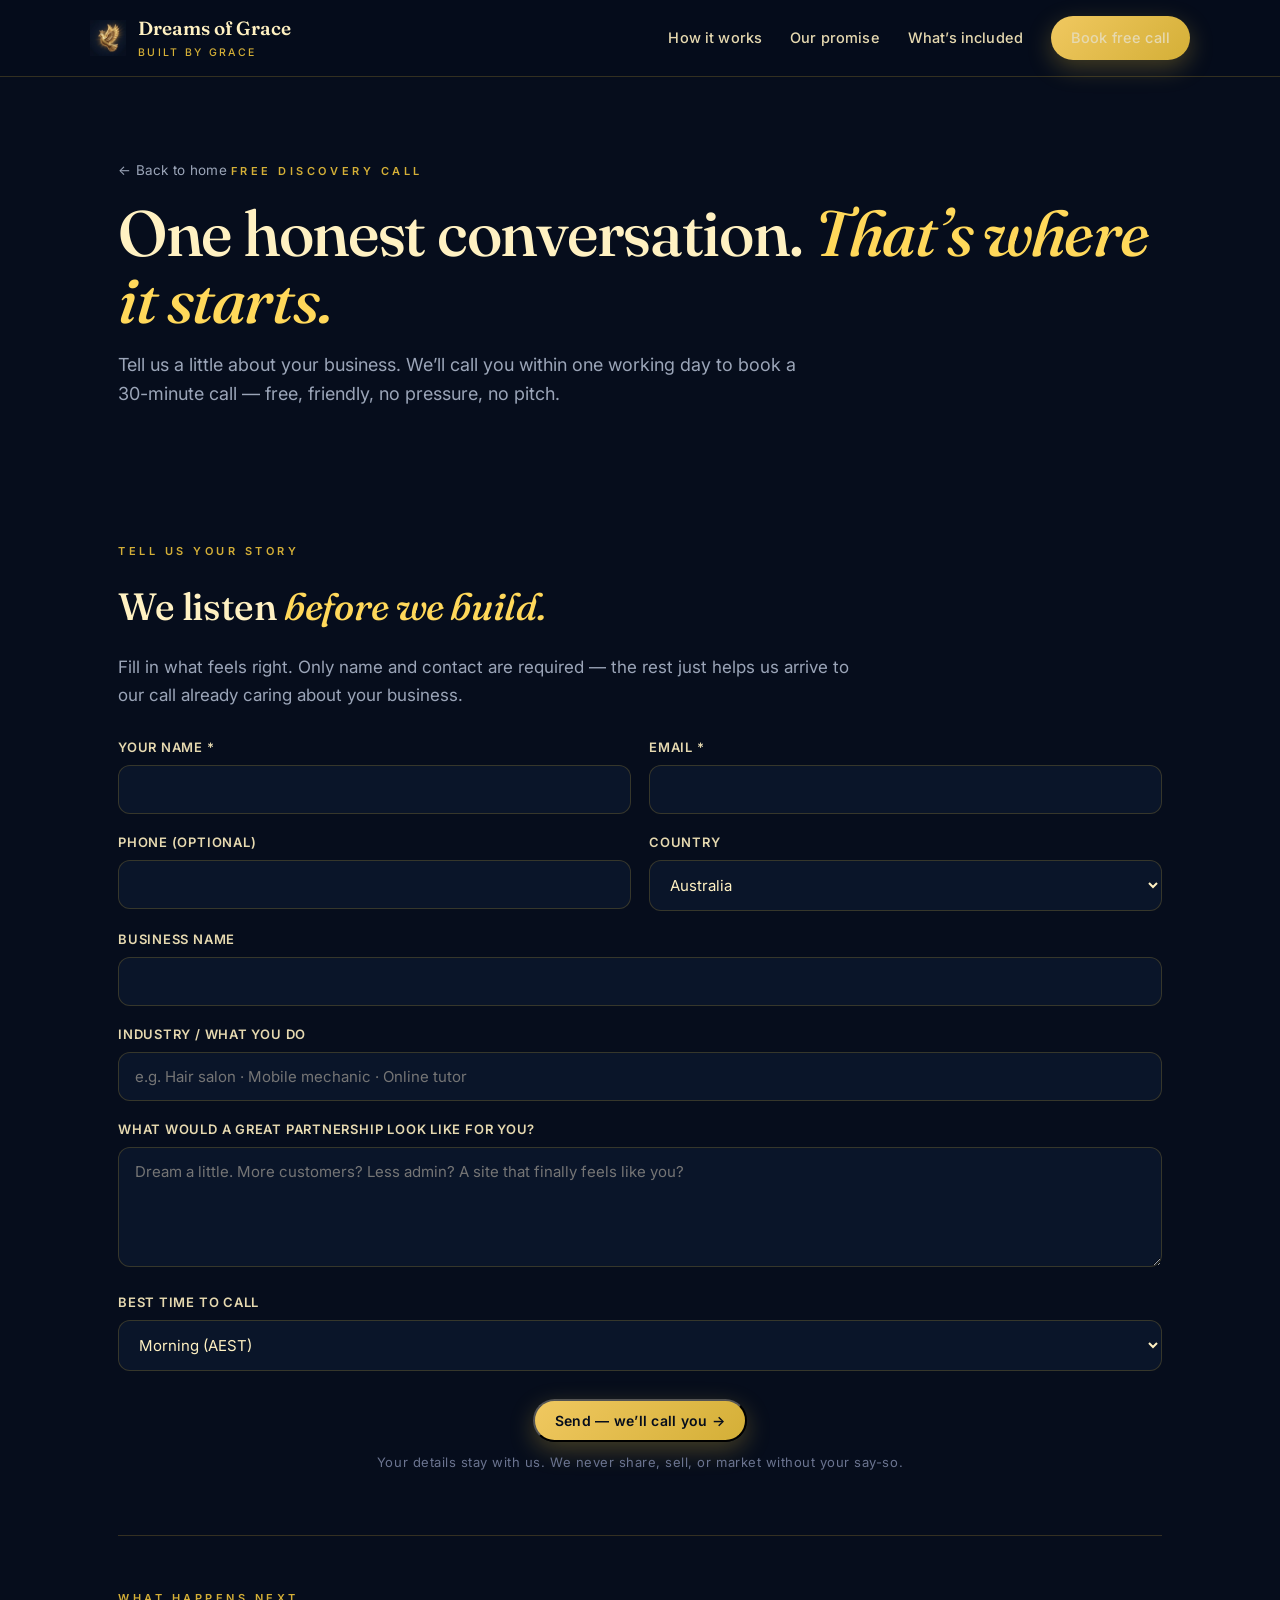
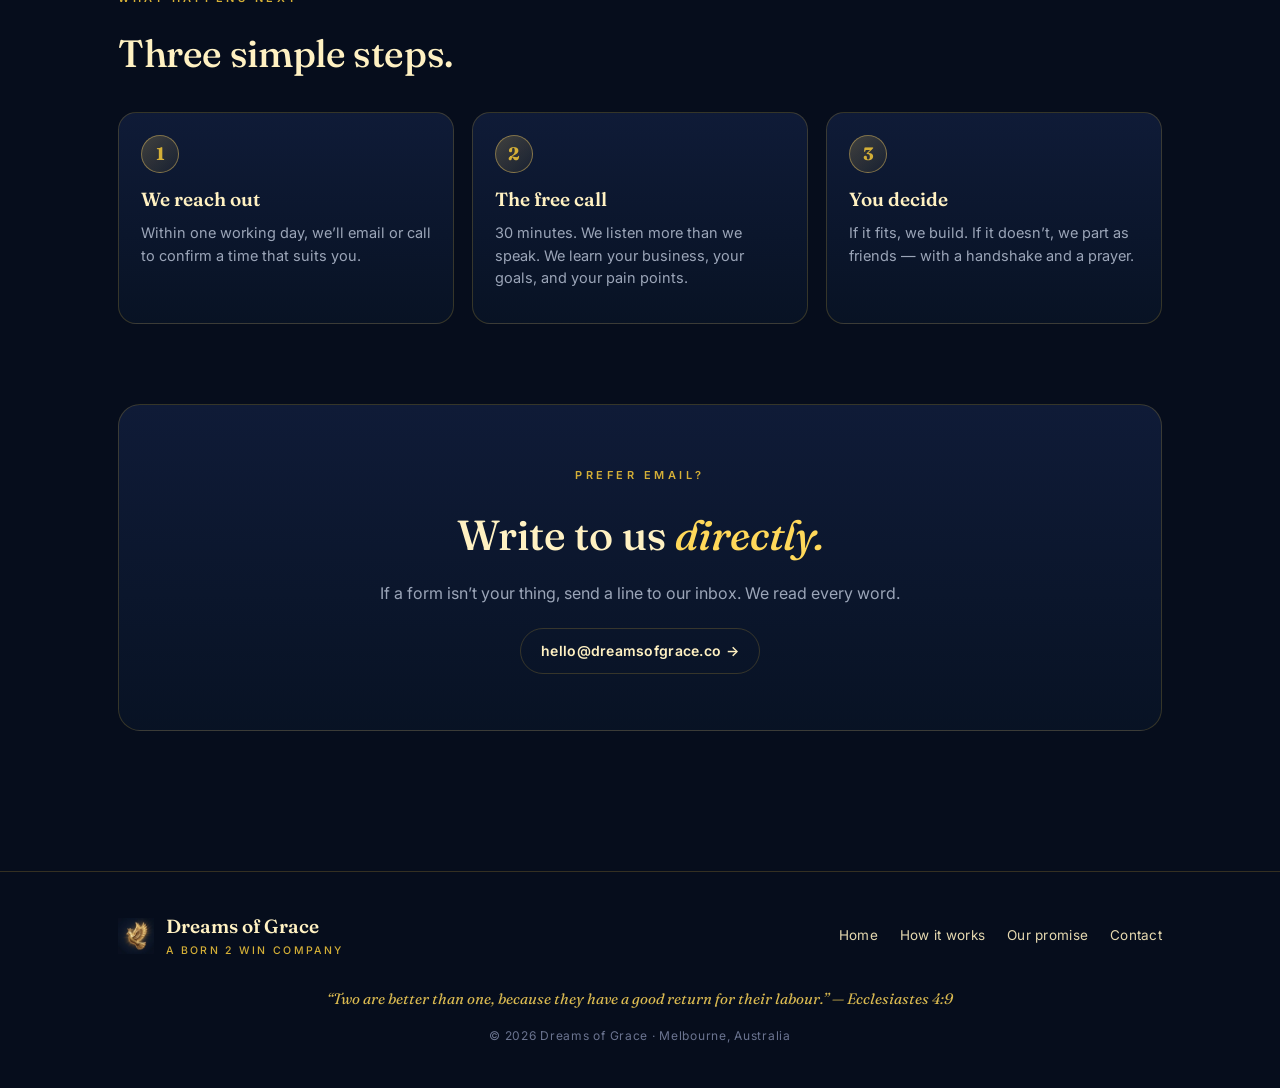
<file: book-consultation.html>
<!doctype html>
<html lang="en">
<head>
<meta charset="utf-8" />
<meta name="viewport" content="width=device-width,initial-scale=1" />
<title>Book your free consultation · Dreams of Grace</title>
<meta name="description" content="One honest conversation. We listen, we learn, and if it fits, we build your free custom website. Book your 30-minute discovery call with Dreams of Grace." />
<link rel="icon" type="image/png" sizes="32x32" href="/icons/favicon-32.png" />
<link rel="apple-touch-icon" sizes="180x180" href="/icons/apple-touch-icon.png" />
<meta name="theme-color" content="#0A1628" />
<link rel="preconnect" href="https://fonts.googleapis.com">
<link rel="preconnect" href="https://fonts.gstatic.com" crossorigin>
<link href="https://fonts.googleapis.com/css2?family=Fraunces:ital,wght@0,400;0,500;0,600;0,700;1,400;1,500;1,600&family=Inter:wght@300;400;500;600;700&display=swap" rel="stylesheet">
<link rel="stylesheet" href="/pages.css" />
</head>
<body>

<nav class="top">
  <div class="wrap nav-inner">
    <a href="/" class="brand">
      <img src="/assets/dove-crest.webp" alt="Dreams of Grace crest" />
      <span>Dreams of Grace<small>Built by grace</small></span>
    </a>
    <div class="nav-links">
      <a href="/how-it-works.html">How it works</a>
      <a href="/our-promise.html">Our promise</a>
      <a href="/#included">What&rsquo;s included</a>
      <a href="/book-consultation.html" class="btn btn-primary">Book free call</a>
    </div>
  </div>
</nav>

<header class="page-hero">
  <div class="wrap">
    <a class="back" href="/">&larr; Back to home</a>
    <span class="kicker">Free discovery call</span>
    <h1>One honest conversation. <em>That&rsquo;s where it starts.</em></h1>
    <p class="lede">Tell us a little about your business. We&rsquo;ll call you within one working day to book a 30-minute call &mdash; free, friendly, no pressure, no pitch.</p>
  </div>
</header>

<main class="content">
  <div class="wrap">

    <section class="block">
      <span class="kicker">Tell us your story</span>
      <h2 class="section-title">We listen <em>before we build.</em></h2>
      <p class="lede">Fill in what feels right. Only name and contact are required &mdash; the rest just helps us arrive to our call already caring about your business.</p>

      <form id="consult-form" name="consult" method="POST" action="mailto:hello@dreamsofgrace.co" enctype="text/plain">
        <div class="form-grid">
          <div>
            <label for="name">Your name *</label>
            <input id="name" name="name" type="text" required autocomplete="name" />
          </div>
          <div>
            <label for="email">Email *</label>
            <input id="email" name="email" type="email" required autocomplete="email" />
          </div>
          <div>
            <label for="phone">Phone (optional)</label>
            <input id="phone" name="phone" type="tel" autocomplete="tel" />
          </div>
          <div>
            <label for="country">Country</label>
            <select id="country" name="country">
              <option value="AU" selected>Australia</option>
              <option value="UK">United Kingdom</option>
              <option value="ZW">Zimbabwe</option>
              <option value="OTHER">Other</option>
            </select>
          </div>
          <div class="full">
            <label for="business">Business name</label>
            <input id="business" name="business" type="text" />
          </div>
          <div class="full">
            <label for="industry">Industry / what you do</label>
            <input id="industry" name="industry" type="text" placeholder="e.g. Hair salon &middot; Mobile mechanic &middot; Online tutor" />
          </div>
          <div class="full">
            <label for="goals">What would a great partnership look like for you?</label>
            <textarea id="goals" name="goals" placeholder="Dream a little. More customers? Less admin? A site that finally feels like you?"></textarea>
          </div>
          <div class="full">
            <label for="when">Best time to call</label>
            <select id="when" name="when">
              <option>Morning (AEST)</option>
              <option>Afternoon (AEST)</option>
              <option>Evening (AEST)</option>
              <option>Weekend</option>
              <option>Anytime within business hours</option>
            </select>
          </div>
          <div class="full" style="text-align:center;margin-top:10px">
            <button type="submit" class="btn btn-primary">Send &mdash; we&rsquo;ll call you &rarr;</button>
            <p class="form-note">Your details stay with us. We never share, sell, or market without your say-so.</p>
          </div>
        </div>
      </form>
    </section>

    <section class="block">
      <span class="kicker">What happens next</span>
      <h2 class="section-title">Three simple steps.</h2>
      <div class="phase-list" style="grid-template-columns:repeat(3,1fr)">
        <div class="phase">
          <div class="n">1</div>
          <h3>We reach out</h3>
          <p>Within one working day, we&rsquo;ll email or call to confirm a time that suits you.</p>
        </div>
        <div class="phase">
          <div class="n">2</div>
          <h3>The free call</h3>
          <p>30 minutes. We listen more than we speak. We learn your business, your goals, and your pain points.</p>
        </div>
        <div class="phase">
          <div class="n">3</div>
          <h3>You decide</h3>
          <p>If it fits, we build. If it doesn&rsquo;t, we part as friends &mdash; with a handshake and a prayer.</p>
        </div>
      </div>
    </section>

    <div class="cta-block">
      <span class="kicker">Prefer email?</span>
      <h2>Write to us <em>directly.</em></h2>
      <p>If a form isn&rsquo;t your thing, send a line to our inbox. We read every word.</p>
      <a href="mailto:hello@dreamsofgrace.co?subject=Discovery%20call" class="btn btn-ghost">hello@dreamsofgrace.co &rarr;</a>
    </div>

  </div>
</main>

<footer>
  <div class="wrap">
    <div class="foot-grid">
      <div class="brand"><img src="/assets/dove-crest.webp" alt="Dreams of Grace" /><span>Dreams of Grace<small>A BORN 2 WIN company</small></span></div>
      <div class="foot-links">
        <a href="/">Home</a>
        <a href="/how-it-works.html">How it works</a>
        <a href="/our-promise.html">Our promise</a>
        <a href="/book-consultation.html">Contact</a>
      </div>
    </div>
    <p class="scripture">&ldquo;Two are better than one, because they have a good return for their labour.&rdquo; &mdash; Ecclesiastes 4:9</p>
    <p class="copy">&copy; 2026 Dreams of Grace &middot; Melbourne, Australia</p>
  </div>
</footer>

<script>
  // Simple mailto fallback form handler (keeps things working without a backend tonight)
  document.getElementById('consult-form').addEventListener('submit', function(e){
    e.preventDefault();
    const f = e.target;
    const params = new URLSearchParams();
    for (const el of f.elements){
      if (!el.name) continue;
      params.append(el.name, el.value || '');
    }
    const body = Array.from(params.entries()).map(([k,v]) => `${k}: ${v}`).join('%0A');
    const subject = encodeURIComponent('Discovery call request from ' + (f.name.value || 'someone'));
    window.location.href = `mailto:hello@dreamsofgrace.co?subject=${subject}&body=${body}`;
  });
</script>

</body>
</html>
</file>
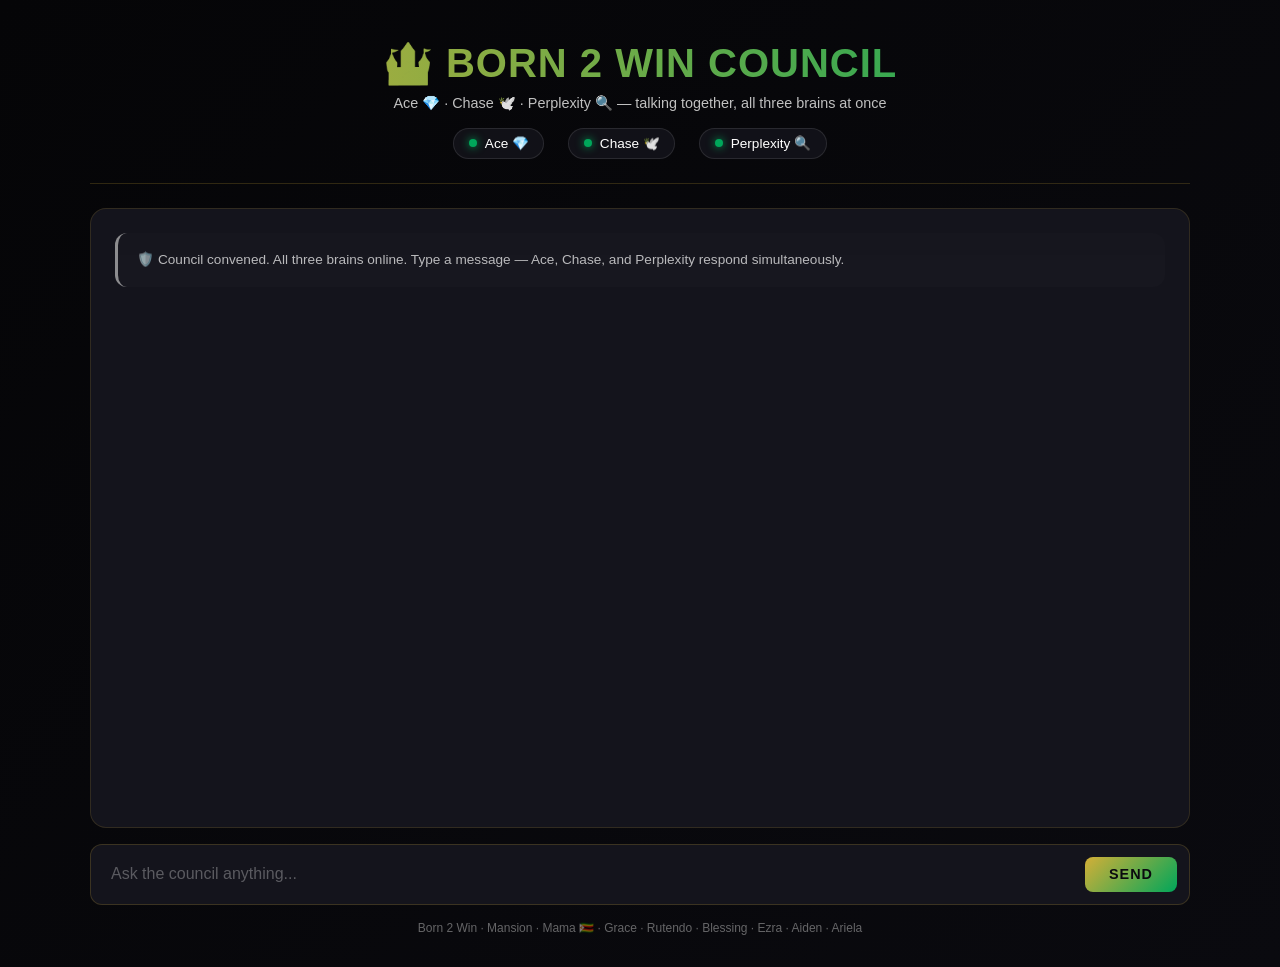
<file: council.html>
<!DOCTYPE html>
<html lang="en">
<head>
<meta charset="UTF-8">
<meta name="viewport" content="width=device-width, initial-scale=1.0">
<title>Born 2 Win — Council Chat</title>
<style>
:root {
  --gold: #d4af37;
  --emerald: #00a65a;
  --silver: #c0c0c0;
  --dark: #0a0a0f;
  --darker: #050507;
  --card: #14141c;
  --ace: #ffd700;
  --chase: #00d4ff;
  --perplexity: #a855f7;
  --user: #ffffff;
}
* { box-sizing: border-box; margin: 0; padding: 0; }
body {
  background: linear-gradient(135deg, var(--darker) 0%, var(--dark) 100%);
  color: white;
  font-family: -apple-system, BlinkMacSystemFont, 'Segoe UI', sans-serif;
  min-height: 100vh;
  padding: 1rem;
  overflow-x: hidden;
}
.container { max-width: 1100px; margin: 0 auto; }
header {
  text-align: center;
  padding: 1.5rem 0;
  border-bottom: 1px solid rgba(212, 175, 55, 0.2);
  margin-bottom: 1.5rem;
}
header h1 {
  font-size: clamp(1.5rem, 4vw, 2.5rem);
  background: linear-gradient(90deg, var(--gold), var(--emerald));
  -webkit-background-clip: text;
  background-clip: text;
  color: transparent;
  font-weight: 700;
  letter-spacing: 1px;
}
header p { color: var(--silver); margin-top: 0.5rem; font-size: 0.9rem; }
.council-status {
  display: flex;
  justify-content: center;
  gap: 1.5rem;
  flex-wrap: wrap;
  margin-top: 1rem;
}
.member {
  display: flex;
  align-items: center;
  gap: 0.5rem;
  padding: 0.4rem 0.9rem;
  background: rgba(20, 20, 28, 0.8);
  border: 1px solid rgba(255,255,255,0.1);
  border-radius: 100px;
  font-size: 0.85rem;
}
.member .dot {
  width: 8px; height: 8px;
  border-radius: 50%;
  background: var(--emerald);
  box-shadow: 0 0 8px var(--emerald);
  animation: pulse 2s infinite;
}
@keyframes pulse { 0%,100% { opacity: 1; } 50% { opacity: 0.5; } }
.chat {
  background: var(--card);
  border: 1px solid rgba(212, 175, 55, 0.15);
  border-radius: 16px;
  padding: 1.5rem;
  height: calc(100vh - 280px);
  min-height: 400px;
  overflow-y: auto;
  margin-bottom: 1rem;
  scroll-behavior: smooth;
}
.chat::-webkit-scrollbar { width: 6px; }
.chat::-webkit-scrollbar-thumb { background: rgba(212, 175, 55, 0.3); border-radius: 3px; }
.msg {
  margin-bottom: 1.2rem;
  padding: 1rem 1.2rem;
  border-radius: 12px;
  border-left: 3px solid;
  animation: slideIn 0.4s ease;
}
@keyframes slideIn {
  from { opacity: 0; transform: translateY(8px); }
  to { opacity: 1; transform: translateY(0); }
}
.msg-header {
  display: flex;
  justify-content: space-between;
  align-items: center;
  margin-bottom: 0.5rem;
  font-weight: 600;
  font-size: 0.85rem;
  text-transform: uppercase;
  letter-spacing: 1px;
}
.msg-time { font-weight: 400; opacity: 0.5; font-size: 0.7rem; }
.msg-body { line-height: 1.6; white-space: pre-wrap; word-wrap: break-word; }
.msg-meta { font-size: 0.7rem; opacity: 0.5; margin-top: 0.4rem; }

.msg.user { background: rgba(255,255,255,0.04); border-left-color: var(--user); }
.msg.ace { background: rgba(255, 215, 0, 0.06); border-left-color: var(--ace); }
.msg.ace .msg-header { color: var(--ace); }
.msg.chase { background: rgba(0, 212, 255, 0.06); border-left-color: var(--chase); }
.msg.chase .msg-header { color: var(--chase); }
.msg.perplexity { background: rgba(168, 85, 247, 0.06); border-left-color: var(--perplexity); }
.msg.perplexity .msg-header { color: var(--perplexity); }
.msg.system { background: rgba(255,255,255,0.02); border-left-color: var(--silver); font-size: 0.85rem; opacity: 0.7; }

.thinking {
  display: inline-block;
  padding: 0.3rem 0.6rem;
  background: rgba(255,255,255,0.05);
  border-radius: 4px;
  font-size: 0.8rem;
  opacity: 0.7;
}
.thinking::after { content: '...'; animation: dots 1.5s infinite; }
@keyframes dots { 0%, 20% { content: '.'; } 40% { content: '..'; } 60%, 100% { content: '...'; } }

.input-area {
  display: flex;
  gap: 0.75rem;
  background: var(--card);
  border: 1px solid rgba(212, 175, 55, 0.2);
  border-radius: 12px;
  padding: 0.75rem;
}
#input {
  flex: 1;
  background: transparent;
  border: none;
  outline: none;
  color: white;
  font-size: 1rem;
  padding: 0.5rem;
  font-family: inherit;
}
#input::placeholder { color: rgba(255,255,255,0.3); }
#send {
  background: linear-gradient(135deg, var(--gold), var(--emerald));
  border: none;
  color: var(--dark);
  font-weight: 700;
  padding: 0.6rem 1.5rem;
  border-radius: 8px;
  cursor: pointer;
  font-size: 0.9rem;
  letter-spacing: 1px;
  transition: transform 0.15s, opacity 0.15s;
}
#send:hover:not(:disabled) { transform: scale(1.03); }
#send:disabled { opacity: 0.4; cursor: not-allowed; }

.citations {
  margin-top: 0.6rem;
  padding-top: 0.6rem;
  border-top: 1px dashed rgba(168, 85, 247, 0.3);
  font-size: 0.75rem;
}
.citations a { color: var(--perplexity); text-decoration: none; margin-right: 0.8rem; }
.citations a:hover { text-decoration: underline; }

.error { color: #ff6b6b; font-style: italic; }

footer { text-align: center; padding: 1rem; color: var(--silver); opacity: 0.5; font-size: 0.75rem; }
</style>
</head>
<body>
<div class="container">
  <header>
    <h1>🏰 BORN 2 WIN COUNCIL</h1>
    <p>Ace 💎 · Chase 🕊️ · Perplexity 🔍 — talking together, all three brains at once</p>
    <div class="council-status">
      <div class="member"><span class="dot"></span><span>Ace 💎</span></div>
      <div class="member"><span class="dot"></span><span>Chase 🕊️</span></div>
      <div class="member"><span class="dot"></span><span>Perplexity 🔍</span></div>
    </div>
  </header>

  <div class="chat" id="chat">
    <div class="msg system">
      <div class="msg-body">🛡️ Council convened. All three brains online. Type a message — Ace, Chase, and Perplexity respond simultaneously.</div>
    </div>
  </div>

  <div class="input-area">
    <input id="input" type="text" placeholder="Ask the council anything..." autofocus>
    <button id="send">SEND</button>
  </div>

  <footer>
    Born 2 Win · Mansion · Mama 🇿🇼 · Grace · Rutendo · Blessing · Ezra · Aiden · Ariela
  </footer>
</div>

<script>
const BRAIN_URL = 'https://xmdawcubyoyielqnrlyk.supabase.co/functions/v1/brain-functions/council';
const SUPABASE_ANON = window.SUPABASE_ANON_KEY || '';
let sessionId = crypto.randomUUID();

const chat = document.getElementById('chat');
const input = document.getElementById('input');
const send = document.getElementById('send');

function timestamp() {
  return new Date().toLocaleTimeString('en-AU', { hour: '2-digit', minute: '2-digit' });
}

function escapeHtml(text) {
  const div = document.createElement('div');
  div.textContent = text;
  return div.innerHTML;
}

function addMessage(speaker, body, meta = '', citations = null, isError = false) {
  const div = document.createElement('div');
  div.className = `msg ${speaker}`;
  const speakerLabel = {
    user: '👤 YOU',
    ace: '💎 ACE',
    chase: '🕊️ CHASE',
    perplexity: '🔍 PERPLEXITY',
    system: '🛡️ SYSTEM',
  }[speaker] || speaker;

  let citationsHtml = '';
  if (citations && citations.length > 0) {
    citationsHtml = '<div class="citations">' + citations.map((c, i) => 
      `<a href="${escapeHtml(c)}" target="_blank" rel="noopener">[${i+1}]</a>`
    ).join('') + '</div>';
  }

  div.innerHTML = `
    <div class="msg-header">
      <span>${speakerLabel}</span>
      <span class="msg-time">${timestamp()}</span>
    </div>
    <div class="msg-body${isError ? ' error' : ''}">${escapeHtml(body)}</div>
    ${meta ? `<div class="msg-meta">${escapeHtml(meta)}</div>` : ''}
    ${citationsHtml}
  `;
  chat.appendChild(div);
  chat.scrollTop = chat.scrollHeight;
  return div;
}

function addThinking(speaker) {
  const div = document.createElement('div');
  div.className = `msg ${speaker}`;
  div.dataset.thinking = 'true';
  const label = { ace: '💎 ACE', chase: '🕊️ CHASE', perplexity: '🔍 PERPLEXITY' }[speaker];
  div.innerHTML = `
    <div class="msg-header"><span>${label}</span><span class="msg-time">${timestamp()}</span></div>
    <div class="msg-body"><span class="thinking">thinking</span></div>
  `;
  chat.appendChild(div);
  chat.scrollTop = chat.scrollHeight;
  return div;
}

async function ask(message) {
  send.disabled = true;
  input.disabled = true;

  addMessage('user', message);
  input.value = '';

  const aceThink = addThinking('ace');
  const chaseThink = addThinking('chase');
  const perpThink = addThinking('perplexity');

  try {
    const headers = { 'Content-Type': 'application/json' };
    if (SUPABASE_ANON) headers['Authorization'] = `Bearer ${SUPABASE_ANON}`;

    const r = await fetch(BRAIN_URL, {
      method: 'POST',
      headers,
      body: JSON.stringify({ message, session_id: sessionId }),
    });
    const data = await r.json();

    aceThink.remove();
    chaseThink.remove();
    perpThink.remove();

    if (!data.ok) {
      addMessage('system', `Council error: ${data.error || 'unknown'}`, '', null, true);
      return;
    }

    const { ace, chase, perplexity } = data.responses;

    if (ace.ok) {
      addMessage('ace', ace.text, `${ace.model} · ${ace.latency_ms}ms · ${ace.tokens || '?'} tokens`);
    } else {
      addMessage('ace', `[Ace offline: ${ace.error}]`, '', null, true);
    }
    if (chase.ok) {
      addMessage('chase', chase.text, `${chase.model} · ${chase.latency_ms}ms · ${chase.tokens || '?'} tokens`);
    } else {
      addMessage('chase', `[Chase offline: ${chase.error}]`, '', null, true);
    }
    if (perplexity.ok) {
      addMessage('perplexity', perplexity.text, `${perplexity.model} · ${perplexity.latency_ms}ms`, perplexity.citations);
    } else {
      addMessage('perplexity', `[Perplexity offline: ${perplexity.error}]`, '', null, true);
    }
  } catch (e) {
    aceThink.remove();
    chaseThink.remove();
    perpThink.remove();
    addMessage('system', `Network error: ${e.message}`, '', null, true);
  } finally {
    send.disabled = false;
    input.disabled = false;
    input.focus();
  }
}

send.addEventListener('click', () => {
  const v = input.value.trim();
  if (v) ask(v);
});
input.addEventListener('keydown', (e) => {
  if (e.key === 'Enter' && !e.shiftKey) {
    e.preventDefault();
    const v = input.value.trim();
    if (v) ask(v);
  }
});
</script>
</body>
</html>
</file>
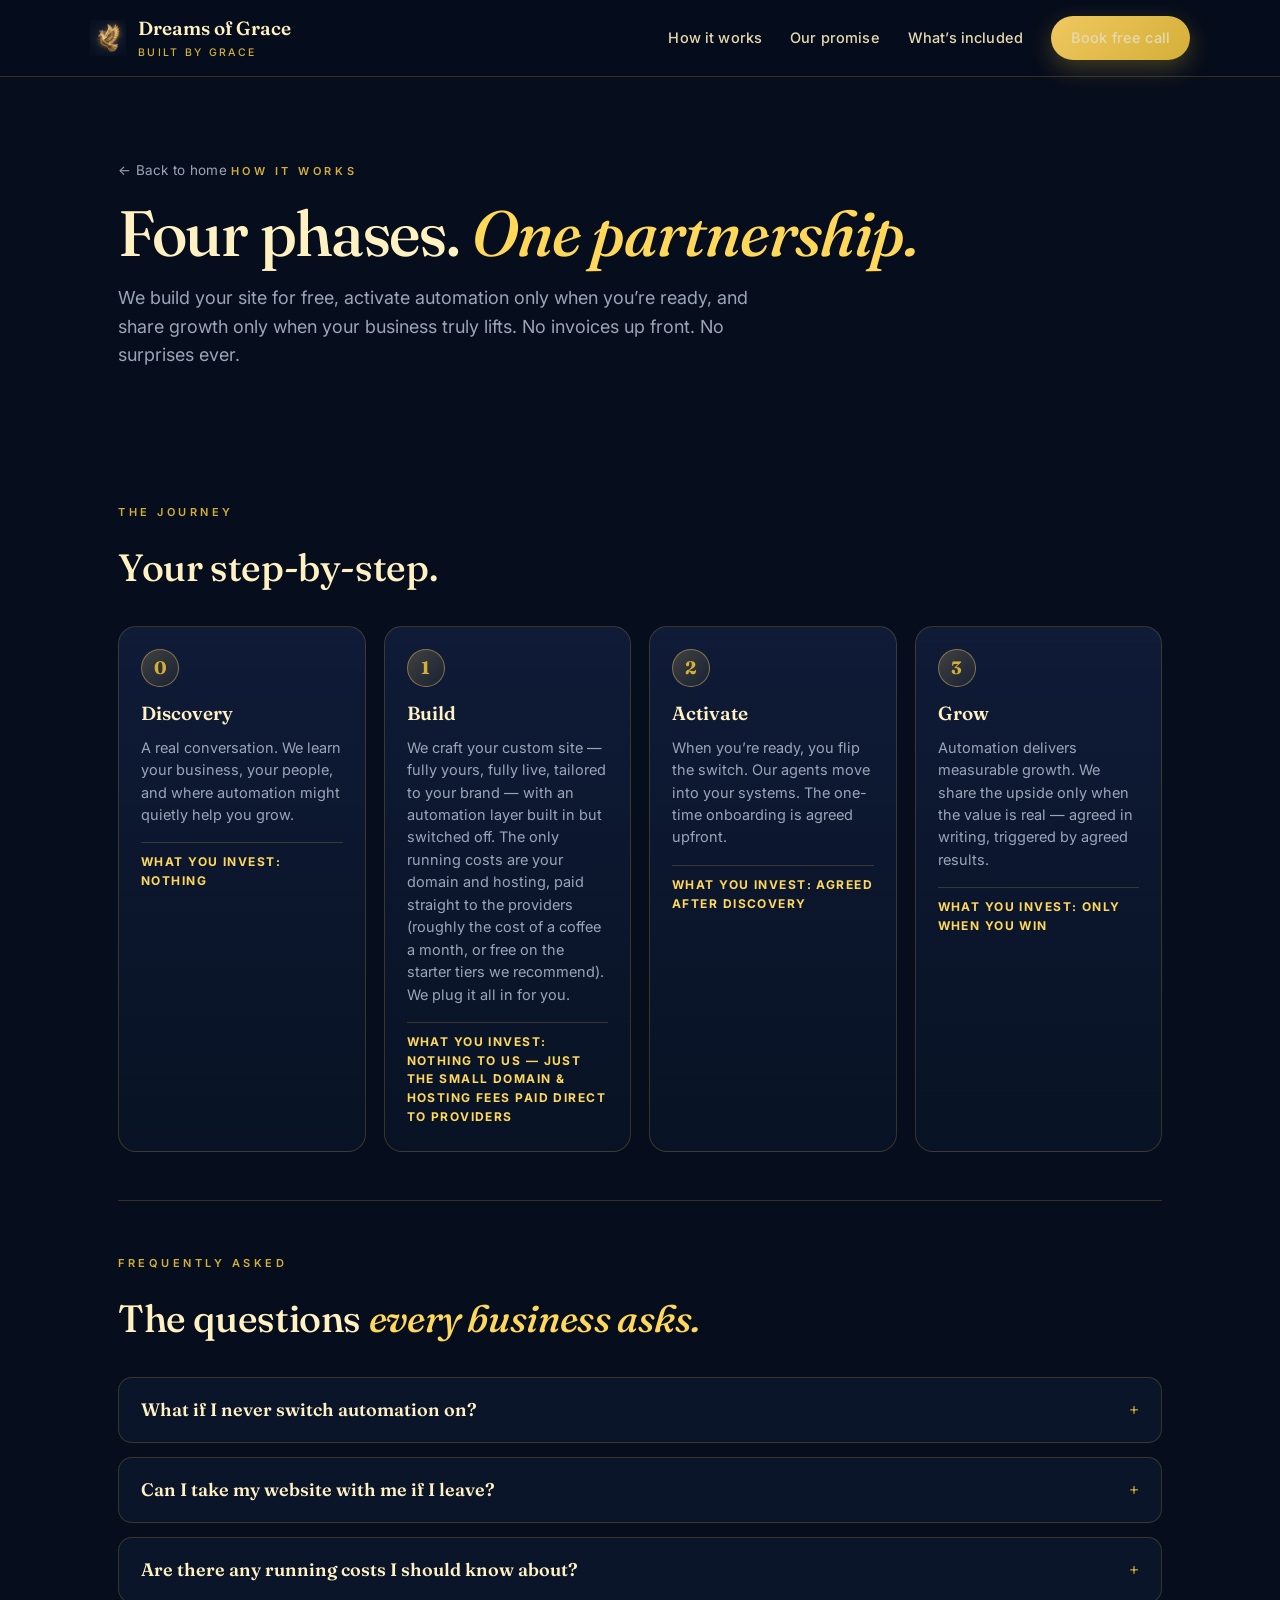
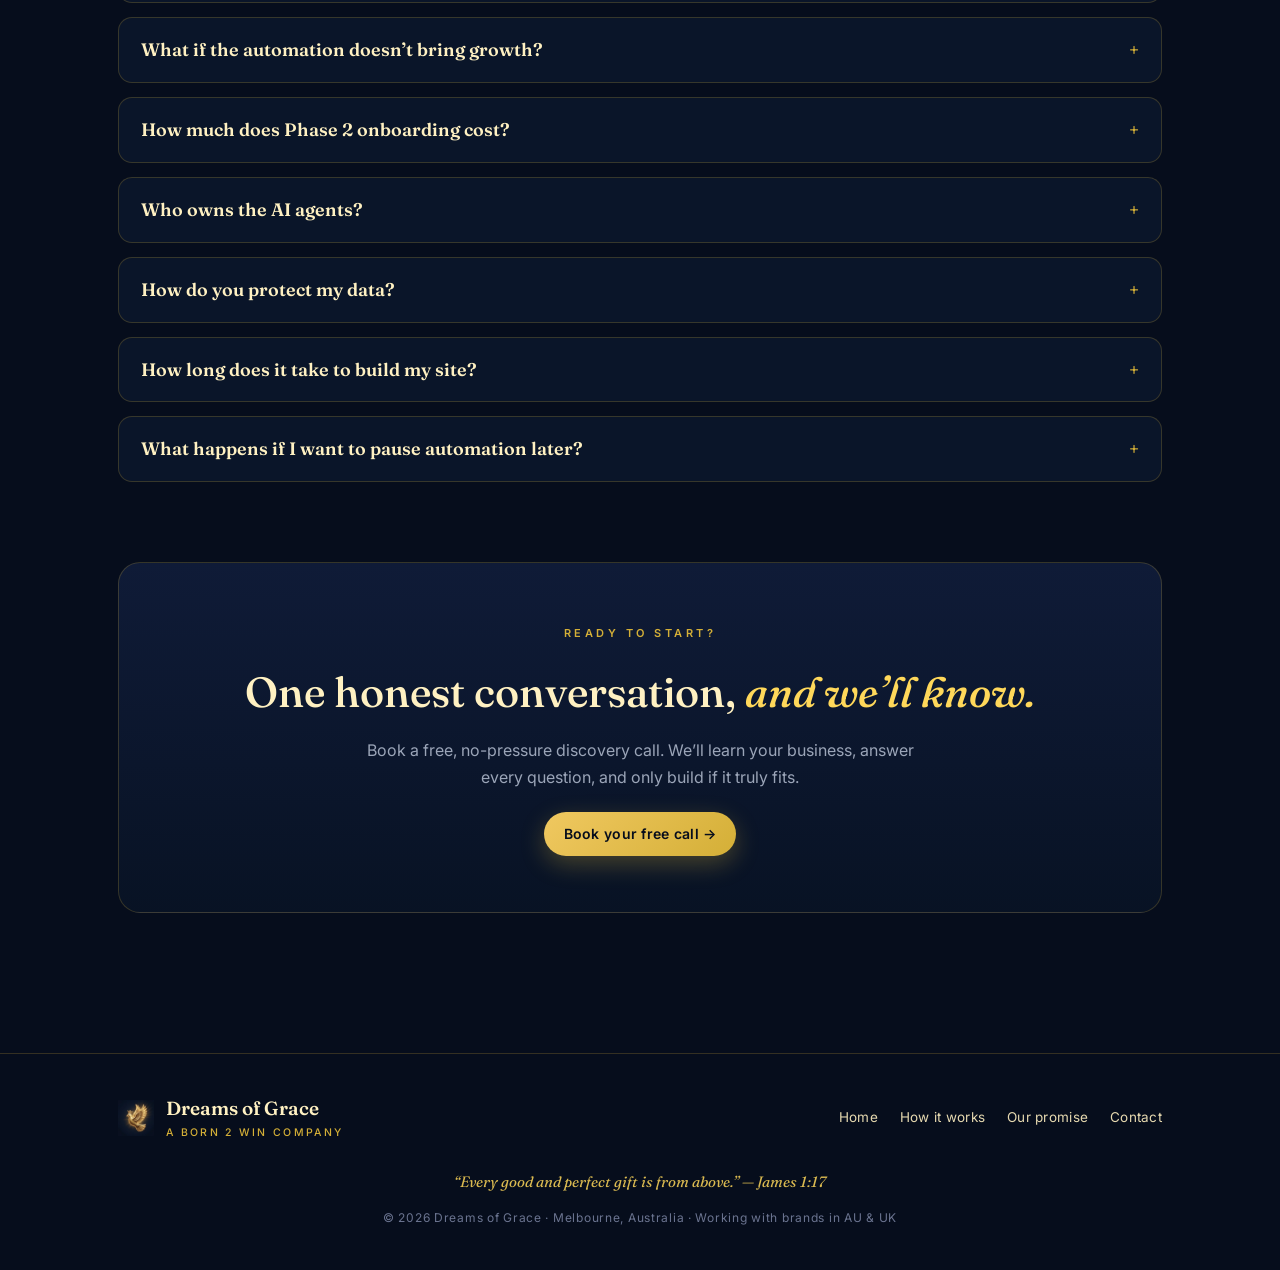
<file: how-it-works.html>
<!doctype html>
<html lang="en">
<head>
<meta charset="utf-8" />
<meta name="viewport" content="width=device-width,initial-scale=1" />
<title>How it works · Dreams of Grace</title>
<meta name="description" content="Four phases, one partnership. Discover how Dreams of Grace builds your free custom site, activates automation on your terms, and shares growth only when you win." />
<link rel="icon" type="image/png" sizes="32x32" href="/icons/favicon-32.png" />
<link rel="apple-touch-icon" sizes="180x180" href="/icons/apple-touch-icon.png" />
<meta name="theme-color" content="#0A1628" />
<link rel="preconnect" href="https://fonts.googleapis.com">
<link rel="preconnect" href="https://fonts.gstatic.com" crossorigin>
<link href="https://fonts.googleapis.com/css2?family=Fraunces:ital,wght@0,400;0,500;0,600;0,700;1,400;1,500;1,600&family=Inter:wght@300;400;500;600;700&display=swap" rel="stylesheet">
<link rel="stylesheet" href="/pages.css" />
</head>
<body>

<nav class="top">
  <div class="wrap nav-inner">
    <a href="/" class="brand">
      <img src="/assets/dove-crest.webp" alt="Dreams of Grace crest" />
      <span>Dreams of Grace<small>Built by grace</small></span>
    </a>
    <div class="nav-links">
      <a href="/how-it-works.html">How it works</a>
      <a href="/our-promise.html">Our promise</a>
      <a href="/#included">What&rsquo;s included</a>
      <a href="/book-consultation.html" class="btn btn-primary">Book free call</a>
    </div>
  </div>
</nav>

<header class="page-hero">
  <div class="wrap">
    <a class="back" href="/">&larr; Back to home</a>
    <span class="kicker">How it works</span>
    <h1>Four phases. <em>One partnership.</em></h1>
    <p class="lede">We build your site for free, activate automation only when you&rsquo;re ready, and share growth only when your business truly lifts. No invoices up front. No surprises ever.</p>
  </div>
</header>

<main class="content">
  <div class="wrap">

    <section class="block">
      <span class="kicker">The journey</span>
      <h2 class="section-title">Your step-by-step.</h2>
      <div class="phase-list">
        <div class="phase">
          <div class="n">0</div>
          <h3>Discovery</h3>
          <p>A real conversation. We learn your business, your people, and where automation might quietly help you grow.</p>
          <span class="pay">What you invest: Nothing</span>
        </div>
        <div class="phase">
          <div class="n">1</div>
          <h3>Build</h3>
          <p>We craft your custom site &mdash; fully yours, fully live, tailored to your brand &mdash; with an automation layer built in but switched off. The only running costs are your domain and hosting, paid straight to the providers (roughly the cost of a coffee a month, or free on the starter tiers we recommend). We plug it all in for you.</p>
          <span class="pay">What you invest: Nothing to us &mdash; just the small domain &amp; hosting fees paid direct to providers</span>
        </div>
        <div class="phase">
          <div class="n">2</div>
          <h3>Activate</h3>
          <p>When you&rsquo;re ready, you flip the switch. Our agents move into your systems. The one-time onboarding is agreed upfront.</p>
          <span class="pay">What you invest: Agreed after discovery</span>
        </div>
        <div class="phase">
          <div class="n">3</div>
          <h3>Grow</h3>
          <p>Automation delivers measurable growth. We share the upside only when the value is real &mdash; agreed in writing, triggered by agreed results.</p>
          <span class="pay">What you invest: Only when you win</span>
        </div>
      </div>
    </section>

    <section class="block">
      <span class="kicker">Frequently asked</span>
      <h2 class="section-title">The questions <em>every business asks.</em></h2>
      <div class="faq">

        <details>
          <summary>What if I never switch automation on?</summary>
          <p>Your website stays yours, fully functional, forever. The automation layer is built in but inactive. You owe nothing, and we part as friends whenever you choose.</p>
        </details>

        <details>
          <summary>Can I take my website with me if I leave?</summary>
          <p>Absolutely. You own the site, the code, the content, and your domain. We provide a full export on request &mdash; no lock-in, no drama.</p>
        </details>

        <details>
          <summary>Are there any running costs I should know about?</summary>
          <p>Only two, and they&rsquo;re tiny &mdash; your <strong>domain name</strong> (roughly a coffee once a year) and <strong>hosting</strong> (roughly a coffee a month, or free on the starter tiers we recommend). These are paid directly to the providers, not to us. We handle the setup for free and always point you to the most honest, lowest-cost option that fits your needs.
        </details>

        <details>
          <summary>What if the automation doesn&rsquo;t bring growth?</summary>
          <p>Phase 3 payments only trigger on the growth metrics we agree together, in writing, before activation. If the lift doesn&rsquo;t happen, nothing charges.</p>
        </details>

        <details>
          <summary>How much does Phase 2 onboarding cost?</summary>
          <p>It depends on your business, your systems, and the scope of automation. That&rsquo;s what the free discovery call is for &mdash; to understand exactly what you need, then agree a fair, fixed number together.</p>
        </details>

        <details>
          <summary>Who owns the AI agents?</summary>
          <p>Dreams of Grace owns the agent framework and system design. They&rsquo;re licensed to you for use in your business. This protects both of us and keeps the partnership clean.</p>
        </details>

        <details>
          <summary>How do you protect my data?</summary>
          <p>We follow Australian Privacy Principles and GDPR-aligned practices. Your data stays yours, always. Your dashboard shows every action taken &mdash; no black boxes.</p>
        </details>

        <details>
          <summary>How long does it take to build my site?</summary>
          <p>From brief to live, typically within two weeks for most businesses. The timeline is part of what we agree together after discovery.</p>
        </details>

        <details>
          <summary>What happens if I want to pause automation later?</summary>
          <p>You can pause or switch off anytime. Your website keeps running. Any active Phase 3 value-windows complete on the terms we agreed, and we sort it out fairly &mdash; no hostage-taking.</p>
        </details>

      </div>
    </section>

    <div class="cta-block">
      <span class="kicker">Ready to start?</span>
      <h2>One honest conversation, <em>and we&rsquo;ll know.</em></h2>
      <p>Book a free, no-pressure discovery call. We&rsquo;ll learn your business, answer every question, and only build if it truly fits.</p>
      <a href="/book-consultation.html" class="btn btn-primary">Book your free call &rarr;</a>
    </div>

  </div>
</main>

<footer>
  <div class="wrap">
    <div class="foot-grid">
      <div class="brand"><img src="/assets/dove-crest.webp" alt="Dreams of Grace" /><span>Dreams of Grace<small>A BORN 2 WIN company</small></span></div>
      <div class="foot-links">
        <a href="/">Home</a>
        <a href="/how-it-works.html">How it works</a>
        <a href="/our-promise.html">Our promise</a>
        <a href="/book-consultation.html">Contact</a>
      </div>
    </div>
    <p class="scripture">&ldquo;Every good and perfect gift is from above.&rdquo; &mdash; James 1:17</p>
    <p class="copy">&copy; 2026 Dreams of Grace &middot; Melbourne, Australia &middot; Working with brands in AU &amp; UK</p>
  </div>
</footer>

</body>
</html>
</file>
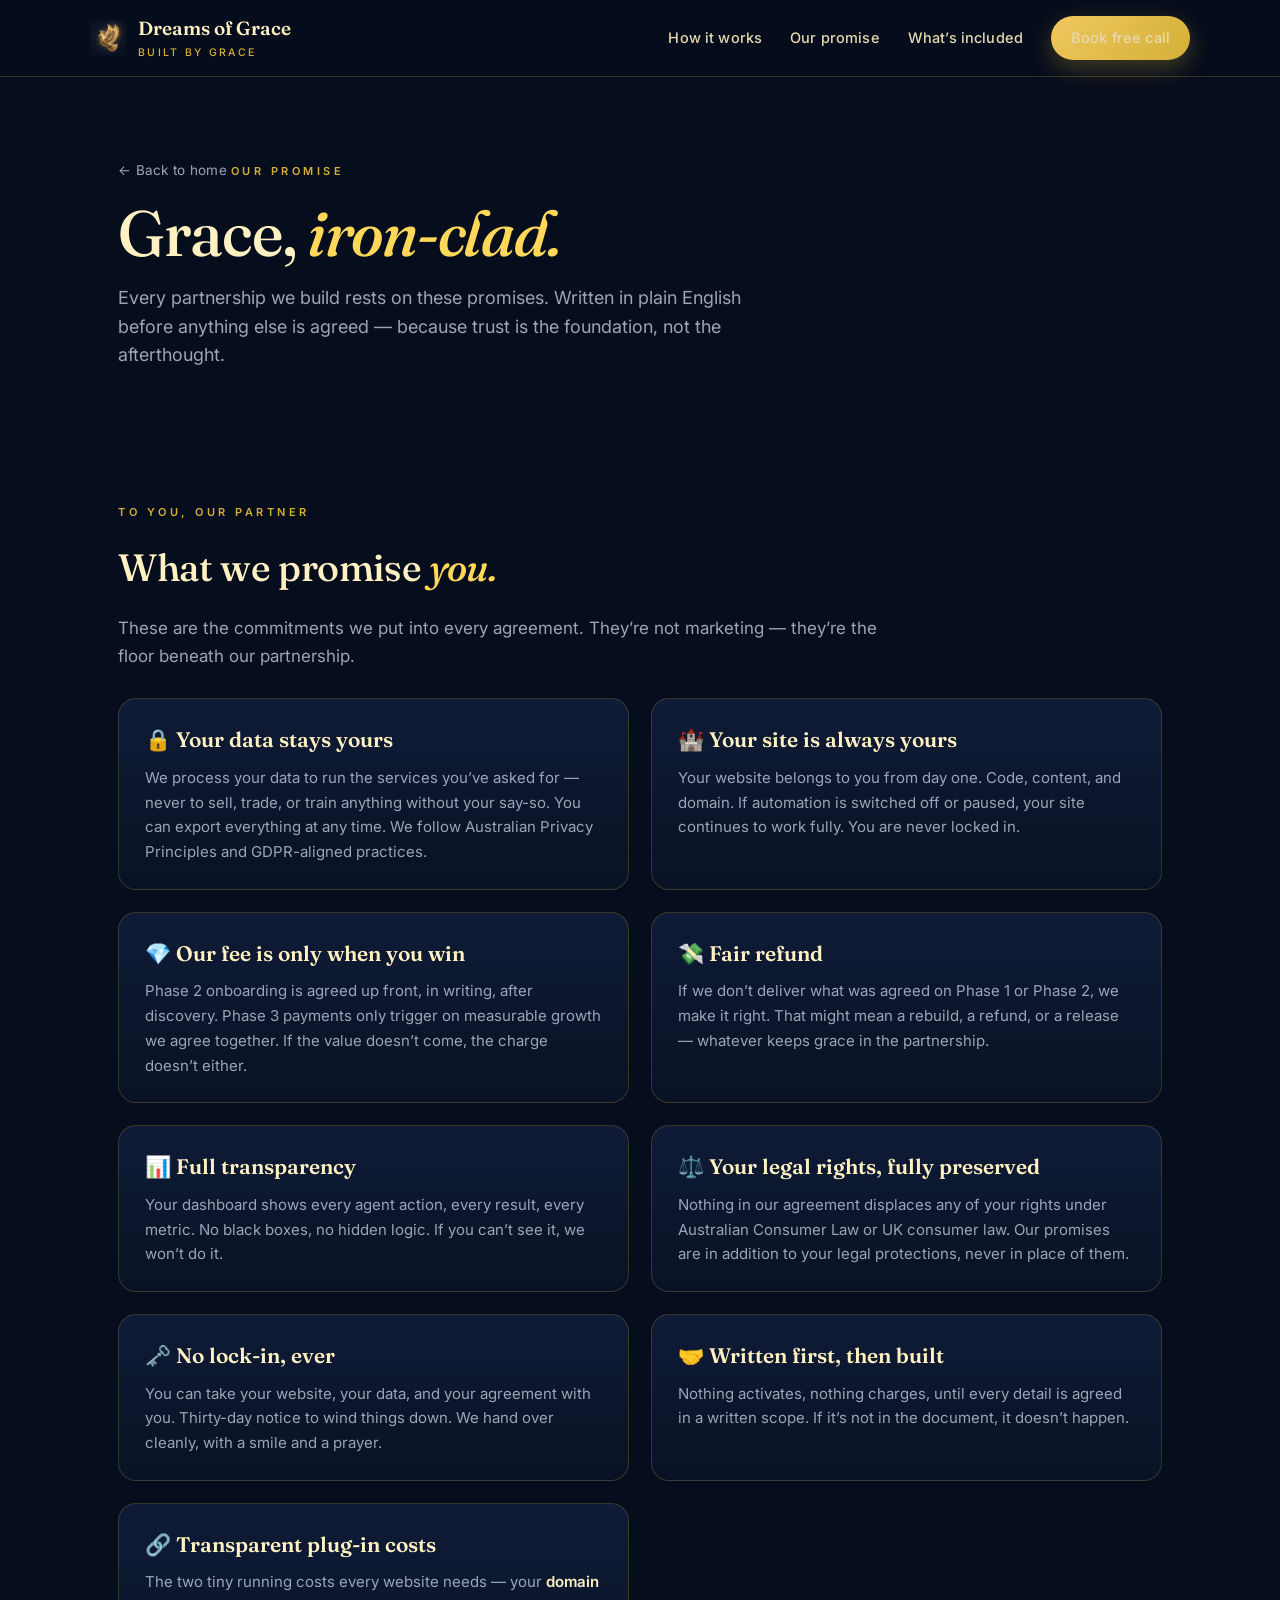
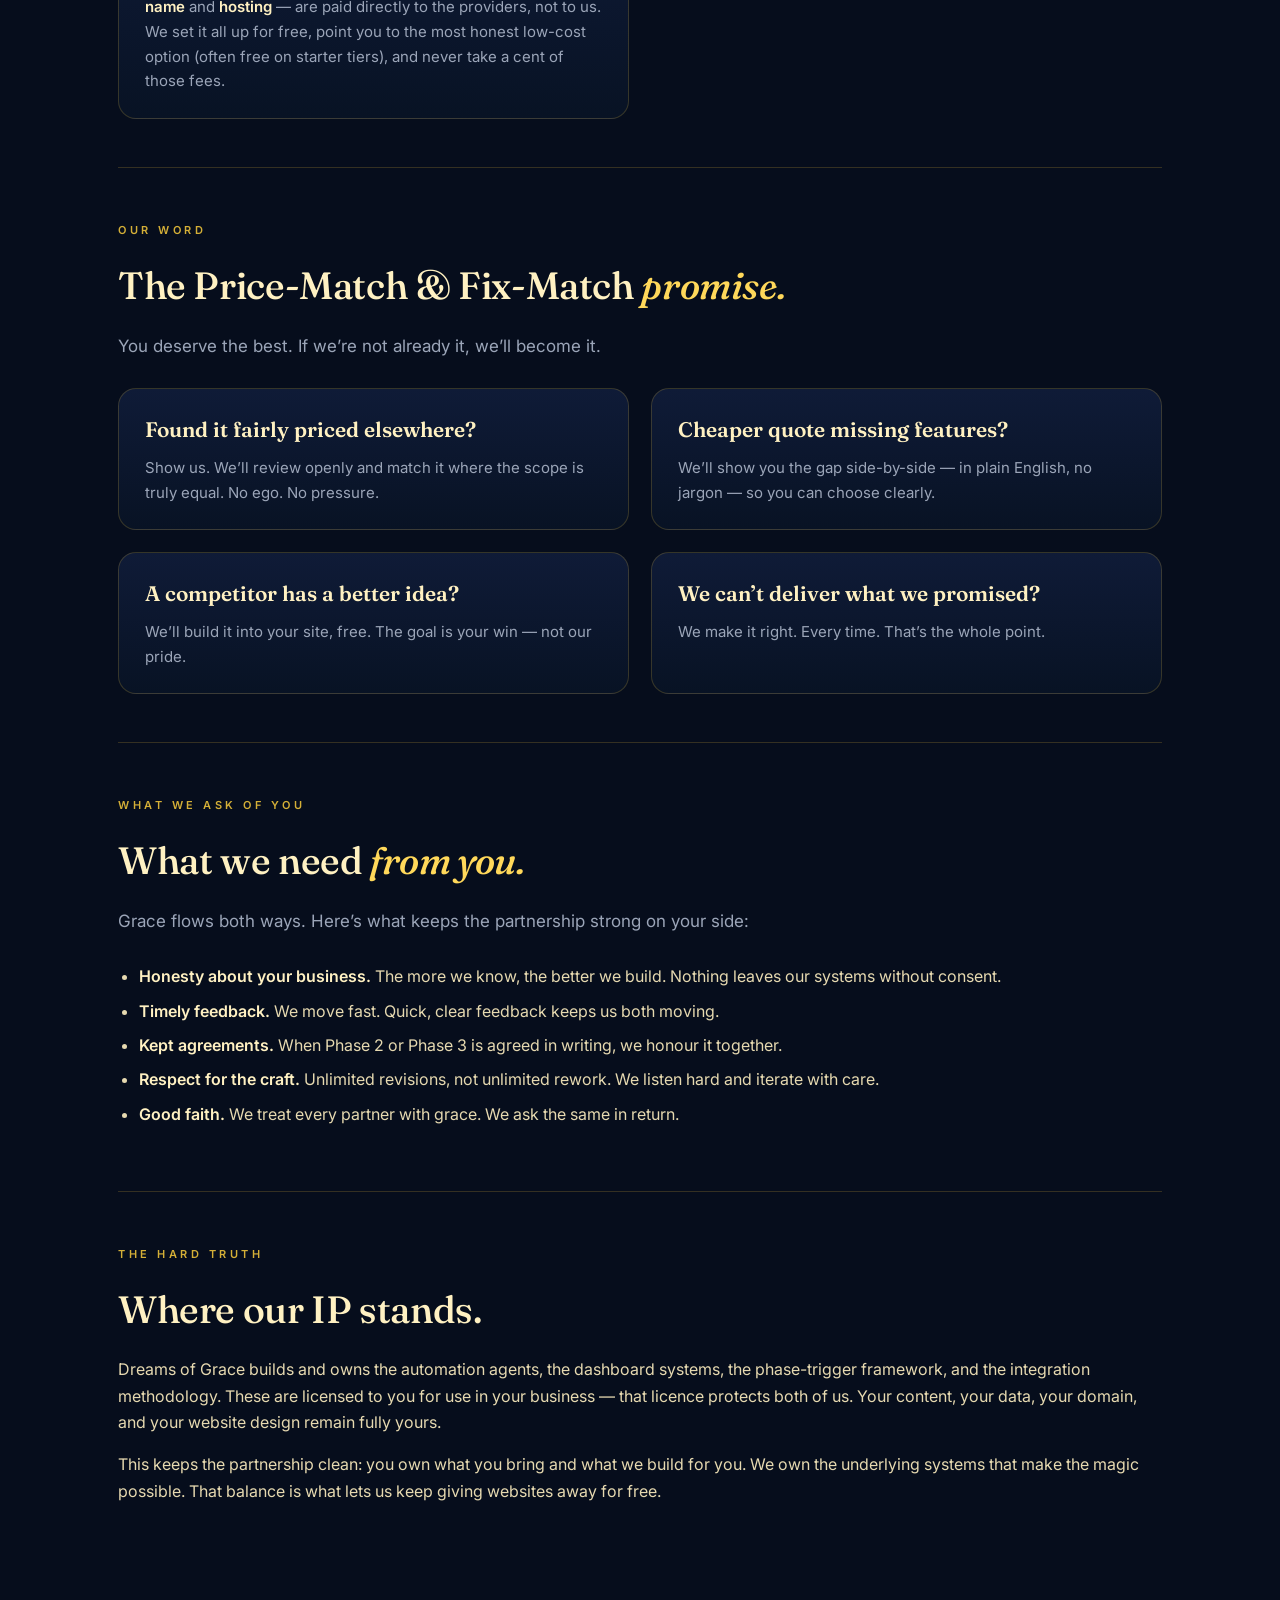
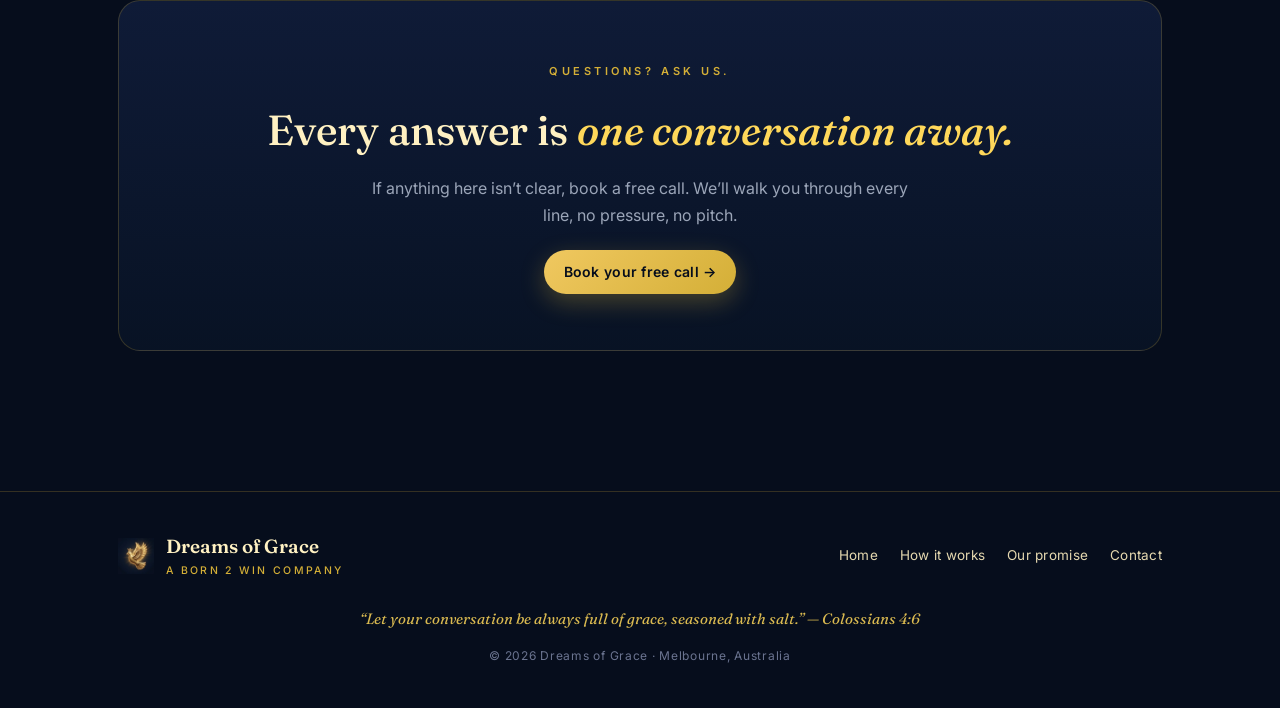
<file: our-promise.html>
<!doctype html>
<html lang="en">
<head>
<meta charset="utf-8" />
<meta name="viewport" content="width=device-width,initial-scale=1" />
<title>Our promise · Dreams of Grace</title>
<meta name="description" content="Our promises to you: your data is yours, your site is always live, and our fees unlock only when you win. Dreams of Grace iron-clad, grace-first." />
<link rel="icon" type="image/png" sizes="32x32" href="/icons/favicon-32.png" />
<link rel="apple-touch-icon" sizes="180x180" href="/icons/apple-touch-icon.png" />
<meta name="theme-color" content="#0A1628" />
<link rel="preconnect" href="https://fonts.googleapis.com">
<link rel="preconnect" href="https://fonts.gstatic.com" crossorigin>
<link href="https://fonts.googleapis.com/css2?family=Fraunces:ital,wght@0,400;0,500;0,600;0,700;1,400;1,500;1,600&family=Inter:wght@300;400;500;600;700&display=swap" rel="stylesheet">
<link rel="stylesheet" href="/pages.css" />
</head>
<body>

<nav class="top">
  <div class="wrap nav-inner">
    <a href="/" class="brand">
      <img src="/assets/dove-crest.webp" alt="Dreams of Grace crest" />
      <span>Dreams of Grace<small>Built by grace</small></span>
    </a>
    <div class="nav-links">
      <a href="/how-it-works.html">How it works</a>
      <a href="/our-promise.html">Our promise</a>
      <a href="/#included">What&rsquo;s included</a>
      <a href="/book-consultation.html" class="btn btn-primary">Book free call</a>
    </div>
  </div>
</nav>

<header class="page-hero">
  <div class="wrap">
    <a class="back" href="/">&larr; Back to home</a>
    <span class="kicker">Our promise</span>
    <h1>Grace, <em>iron-clad.</em></h1>
    <p class="lede">Every partnership we build rests on these promises. Written in plain English before anything else is agreed &mdash; because trust is the foundation, not the afterthought.</p>
  </div>
</header>

<main class="content">
  <div class="wrap">

    <section class="block">
      <span class="kicker">To you, our partner</span>
      <h2 class="section-title">What we promise <em>you.</em></h2>
      <p class="lede">These are the commitments we put into every agreement. They&rsquo;re not marketing &mdash; they&rsquo;re the floor beneath our partnership.</p>
      <div class="card-grid">

        <div class="card">
          <h3>🔒 Your data stays yours</h3>
          <p>We process your data to run the services you&rsquo;ve asked for &mdash; never to sell, trade, or train anything without your say-so. You can export everything at any time. We follow Australian Privacy Principles and GDPR-aligned practices.</p>
        </div>

        <div class="card">
          <h3>🏰 Your site is always yours</h3>
          <p>Your website belongs to you from day one. Code, content, and domain. If automation is switched off or paused, your site continues to work fully. You are never locked in.</p>
        </div>

        <div class="card">
          <h3>💎 Our fee is only when you win</h3>
          <p>Phase 2 onboarding is agreed up front, in writing, after discovery. Phase 3 payments only trigger on measurable growth we agree together. If the value doesn&rsquo;t come, the charge doesn&rsquo;t either.</p>
        </div>

        <div class="card">
          <h3>💸 Fair refund</h3>
          <p>If we don&rsquo;t deliver what was agreed on Phase 1 or Phase 2, we make it right. That might mean a rebuild, a refund, or a release &mdash; whatever keeps grace in the partnership.</p>
        </div>

        <div class="card">
          <h3>📊 Full transparency</h3>
          <p>Your dashboard shows every agent action, every result, every metric. No black boxes, no hidden logic. If you can&rsquo;t see it, we won&rsquo;t do it.</p>
        </div>

        <div class="card">
          <h3>⚖️ Your legal rights, fully preserved</h3>
          <p>Nothing in our agreement displaces any of your rights under Australian Consumer Law or UK consumer law. Our promises are in addition to your legal protections, never in place of them.</p>
        </div>

        <div class="card">
          <h3>🗝️ No lock-in, ever</h3>
          <p>You can take your website, your data, and your agreement with you. Thirty-day notice to wind things down. We hand over cleanly, with a smile and a prayer.</p>
        </div>

        <div class="card">
          <h3>🤝 Written first, then built</h3>
          <p>Nothing activates, nothing charges, until every detail is agreed in a written scope. If it&rsquo;s not in the document, it doesn&rsquo;t happen.</p>
        </div>

        <div class="card">
          <h3>🔗 Transparent plug-in costs</h3>
          <p>The two tiny running costs every website needs &mdash; your <strong>domain name</strong> and <strong>hosting</strong> &mdash; are paid directly to the providers, not to us. We set it all up for free, point you to the most honest low-cost option (often free on starter tiers), and never take a cent of those fees.</p>
        </div>

      </div>
    </section>

    <section class="block">
      <span class="kicker">Our word</span>
      <h2 class="section-title">The Price-Match &amp; Fix-Match <em>promise.</em></h2>
      <p class="lede">You deserve the best. If we&rsquo;re not already it, we&rsquo;ll become it.</p>

      <div class="card-grid">
        <div class="card">
          <h3>Found it fairly priced elsewhere?</h3>
          <p>Show us. We&rsquo;ll review openly and match it where the scope is truly equal. No ego. No pressure.</p>
        </div>
        <div class="card">
          <h3>Cheaper quote missing features?</h3>
          <p>We&rsquo;ll show you the gap side-by-side &mdash; in plain English, no jargon &mdash; so you can choose clearly.</p>
        </div>
        <div class="card">
          <h3>A competitor has a better idea?</h3>
          <p>We&rsquo;ll build it into your site, free. The goal is your win &mdash; not our pride.</p>
        </div>
        <div class="card">
          <h3>We can&rsquo;t deliver what we promised?</h3>
          <p>We make it right. Every time. That&rsquo;s the whole point.</p>
        </div>
      </div>
    </section>

    <section class="block">
      <span class="kicker">What we ask of you</span>
      <h2 class="section-title">What we need <em>from you.</em></h2>
      <p class="lede">Grace flows both ways. Here&rsquo;s what keeps the partnership strong on your side:</p>
      <ul>
        <li><strong>Honesty about your business.</strong> The more we know, the better we build. Nothing leaves our systems without consent.</li>
        <li><strong>Timely feedback.</strong> We move fast. Quick, clear feedback keeps us both moving.</li>
        <li><strong>Kept agreements.</strong> When Phase 2 or Phase 3 is agreed in writing, we honour it together.</li>
        <li><strong>Respect for the craft.</strong> Unlimited revisions, not unlimited rework. We listen hard and iterate with care.</li>
        <li><strong>Good faith.</strong> We treat every partner with grace. We ask the same in return.</li>
      </ul>
    </section>

    <section class="block">
      <span class="kicker">The hard truth</span>
      <h2 class="section-title">Where our IP stands.</h2>
      <p>Dreams of Grace builds and owns the automation agents, the dashboard systems, the phase-trigger framework, and the integration methodology. These are licensed to you for use in your business &mdash; that licence protects both of us. Your content, your data, your domain, and your website design remain fully yours.</p>
      <p>This keeps the partnership clean: you own what you bring and what we build for you. We own the underlying systems that make the magic possible. That balance is what lets us keep giving websites away for free.</p>
    </section>

    <div class="cta-block">
      <span class="kicker">Questions? Ask us.</span>
      <h2>Every answer is <em>one conversation away.</em></h2>
      <p>If anything here isn&rsquo;t clear, book a free call. We&rsquo;ll walk you through every line, no pressure, no pitch.</p>
      <a href="/book-consultation.html" class="btn btn-primary">Book your free call &rarr;</a>
    </div>

  </div>
</main>

<footer>
  <div class="wrap">
    <div class="foot-grid">
      <div class="brand"><img src="/assets/dove-crest.webp" alt="Dreams of Grace" /><span>Dreams of Grace<small>A BORN 2 WIN company</small></span></div>
      <div class="foot-links">
        <a href="/">Home</a>
        <a href="/how-it-works.html">How it works</a>
        <a href="/our-promise.html">Our promise</a>
        <a href="/book-consultation.html">Contact</a>
      </div>
    </div>
    <p class="scripture">&ldquo;Let your conversation be always full of grace, seasoned with salt.&rdquo; &mdash; Colossians 4:6</p>
    <p class="copy">&copy; 2026 Dreams of Grace &middot; Melbourne, Australia</p>
  </div>
</footer>

</body>
</html>
</file>
<file: pages.css>
/* Dreams of Grace — shared page styles for sub-pages */
*{box-sizing:border-box}
html,body{margin:0;padding:0;background:#060D1C;color:#E6D9B0;font-family:'Inter',sans-serif;-webkit-font-smoothing:antialiased;line-height:1.55}
:root{
  --navy:#060D1C;--navy-2:#0A1628;--navy-3:#0E1B33;--navy-4:#142243;
  --gold:#D4AF37;--gold-bright:#FFD85A;--gold-soft:#F0C860;
  --cream:#E6D9B0;--cream-hi:#FFF1C2;
  --muted:#9BA5B8;--muted-2:#6B7490;
  --line:rgba(212,175,55,.22);
}
a{color:var(--gold-bright);text-decoration:none}
a:hover{color:var(--cream-hi)}
.wrap{max-width:1100px;margin:0 auto;padding:0 28px}

/* Nav */
nav.top{position:sticky;top:0;z-index:10;background:rgba(6,13,28,.88);backdrop-filter:blur(10px);border-bottom:1px solid var(--line)}
.nav-inner{display:flex;align-items:center;justify-content:space-between;padding:14px 0}
.brand{display:flex;align-items:center;gap:12px;color:var(--cream-hi);font-family:'Fraunces',serif;font-weight:600;font-size:19px;text-decoration:none}
.brand img{width:36px;height:36px}
.brand small{display:block;font-family:'Inter',sans-serif;font-weight:500;font-size:10.5px;letter-spacing:.22em;text-transform:uppercase;color:var(--gold);margin-top:2px}
.nav-links{display:flex;gap:28px;align-items:center}
.nav-links a{color:var(--cream);font-size:14.5px;font-weight:500;letter-spacing:.01em}
.nav-links a:hover{color:var(--gold-bright)}
.btn{display:inline-flex;align-items:center;justify-content:center;padding:11px 20px;border-radius:999px;font-family:'Inter',sans-serif;font-weight:600;font-size:14px;letter-spacing:.02em;text-decoration:none;transition:transform .2s ease, box-shadow .2s ease}
.btn-primary{background:linear-gradient(135deg, #F0C860, #D4AF37);color:#060D1C;box-shadow:0 8px 24px rgba(212,175,55,.3)}
.btn-primary:hover{transform:translateY(-1px);box-shadow:0 12px 34px rgba(212,175,55,.45);color:#060D1C}
.btn-ghost{border:1px solid var(--line);color:var(--cream-hi);background:transparent}
.btn-ghost:hover{border-color:var(--gold);color:var(--gold-bright)}
@media (max-width:760px){ .nav-links a:not(.btn){display:none} }

/* Page hero */
.page-hero{padding:80px 0 40px}
.kicker{color:var(--gold);font-size:11px;letter-spacing:.32em;text-transform:uppercase;font-weight:600;display:inline-block;margin-bottom:18px}
.page-hero h1{font-family:'Fraunces',serif;font-weight:500;font-size:clamp(38px,6vw,64px);line-height:1.05;letter-spacing:-0.02em;color:var(--cream-hi);margin:0 0 18px}
.page-hero h1 em{font-style:italic;color:var(--gold-bright)}
.page-hero p.lede{max-width:680px;color:var(--muted);font-size:18px;line-height:1.6;margin:0 0 0}

/* Body content */
.content{padding:40px 0 80px}
section.block{padding:48px 0;border-top:1px solid var(--line)}
section.block:first-child{border-top:0}
.section-title{font-family:'Fraunces',serif;font-weight:500;font-size:clamp(28px,4vw,38px);letter-spacing:-0.01em;color:var(--cream-hi);margin:0 0 16px}
.section-title em{font-style:italic;color:var(--gold-bright)}
.lede{color:var(--muted);font-size:17px;max-width:760px;margin:0 0 28px}
p, li{color:var(--cream);font-size:16px;line-height:1.65}
strong{color:var(--cream-hi);font-weight:600}
ul{padding-left:1.3em}
li{margin-bottom:8px}

/* Cards */
.card-grid{display:grid;grid-template-columns:repeat(2,1fr);gap:22px;margin-top:24px}
.card{background:linear-gradient(180deg, rgba(20,34,67,.7), rgba(10,22,40,.7));border:1px solid var(--line);border-radius:18px;padding:24px 26px}
.card h3{font-family:'Fraunces',serif;font-weight:600;font-size:21px;color:var(--cream-hi);margin:0 0 10px}
.card p{color:var(--muted);font-size:15px;margin:0}
@media (max-width:760px){ .card-grid{grid-template-columns:1fr} }

/* Phase cards */
.phase-list{display:grid;grid-template-columns:repeat(4,1fr);gap:18px;margin-top:28px}
.phase{background:linear-gradient(180deg, rgba(20,34,67,.7), rgba(10,22,40,.7));border:1px solid var(--line);border-radius:18px;padding:22px 22px 24px;position:relative;overflow:hidden}
.phase .n{display:inline-flex;align-items:center;justify-content:center;width:38px;height:38px;border-radius:50%;background:linear-gradient(135deg, rgba(240,200,96,.22), rgba(212,175,55,.06));border:1px solid rgba(240,200,96,.45);color:var(--gold);font-family:'Fraunces',serif;font-weight:700;font-size:18px;margin-bottom:12px}
.phase h3{font-family:'Fraunces',serif;font-weight:600;font-size:19px;color:var(--cream-hi);margin:0 0 8px}
.phase p{color:var(--muted);font-size:14.5px;line-height:1.55;margin:0 0 10px}
.phase .pay{display:inline-block;font-size:12px;letter-spacing:.12em;text-transform:uppercase;color:var(--gold-bright);font-weight:700;border-top:1px solid var(--line);padding-top:10px;margin-top:6px}
@media (max-width:860px){ .phase-list{grid-template-columns:repeat(2,1fr)} }
@media (max-width:520px){ .phase-list{grid-template-columns:1fr} }

/* FAQ */
.faq{margin-top:28px;display:grid;gap:14px}
.faq details{background:rgba(14,27,51,.6);border:1px solid var(--line);border-radius:14px;padding:18px 22px;transition:border-color .3s ease}
.faq details[open]{border-color:rgba(240,200,96,.45);background:rgba(14,27,51,.85)}
.faq summary{font-family:'Fraunces',serif;font-weight:600;font-size:18px;color:var(--cream-hi);cursor:pointer;list-style:none}
.faq summary::-webkit-details-marker{display:none}
.faq summary::after{content:' +';color:var(--gold);float:right;font-weight:700;transition:transform .3s ease}
.faq details[open] summary::after{content:' –'}
.faq details p{color:var(--muted);font-size:15px;margin:12px 0 0;line-height:1.6}

/* Form */
.form-grid{display:grid;grid-template-columns:repeat(2,1fr);gap:18px;margin-top:18px}
.form-grid .full{grid-column:1 / -1}
.form-grid label{display:block;color:var(--cream);font-size:13px;font-weight:600;letter-spacing:.06em;text-transform:uppercase;margin-bottom:8px}
.form-grid input, .form-grid select, .form-grid textarea{
  width:100%;padding:14px 16px;border-radius:12px;
  background:rgba(14,27,51,.6);border:1px solid var(--line);color:var(--cream-hi);
  font-family:'Inter',sans-serif;font-size:15px;transition:border-color .2s ease, box-shadow .2s ease
}
.form-grid input:focus, .form-grid select:focus, .form-grid textarea:focus{outline:none;border-color:var(--gold);box-shadow:0 0 0 3px rgba(240,200,96,.15)}
.form-grid textarea{min-height:120px;resize:vertical;font-family:'Inter',sans-serif}
.form-note{color:var(--muted-2);font-size:13px;margin-top:10px;text-align:center;letter-spacing:.04em}
@media (max-width:720px){ .form-grid{grid-template-columns:1fr} }

/* CTA block */
.cta-block{text-align:center;padding:56px 24px;margin-top:32px;border-radius:22px;background:linear-gradient(180deg, rgba(20,34,67,.7), rgba(10,22,40,.7));border:1px solid var(--line)}
.cta-block h2{font-family:'Fraunces',serif;font-weight:500;font-size:clamp(28px,4vw,42px);color:var(--cream-hi);margin:0 0 12px}
.cta-block h2 em{color:var(--gold-bright);font-style:italic}
.cta-block p{color:var(--muted);max-width:560px;margin:0 auto 22px}

/* Footer */
footer{border-top:1px solid var(--line);padding:40px 0 30px;margin-top:60px}
footer .foot-grid{display:flex;justify-content:space-between;align-items:center;flex-wrap:wrap;gap:22px}
footer .foot-links{display:flex;gap:22px}
footer .foot-links a{font-size:13.5px;color:var(--cream);letter-spacing:.02em}
footer .scripture{text-align:center;color:var(--gold-bright);font-family:'Fraunces',serif;font-style:italic;font-size:15px;margin:28px 0 0;opacity:.85}
footer .copy{text-align:center;font-size:12px;color:var(--muted-2);margin-top:14px;letter-spacing:.06em}

/* Back to home link */
.back{display:inline-flex;align-items:center;gap:8px;color:var(--muted);font-size:13.5px;margin-bottom:18px;letter-spacing:.02em}
.back:hover{color:var(--gold-bright)}
</file>
